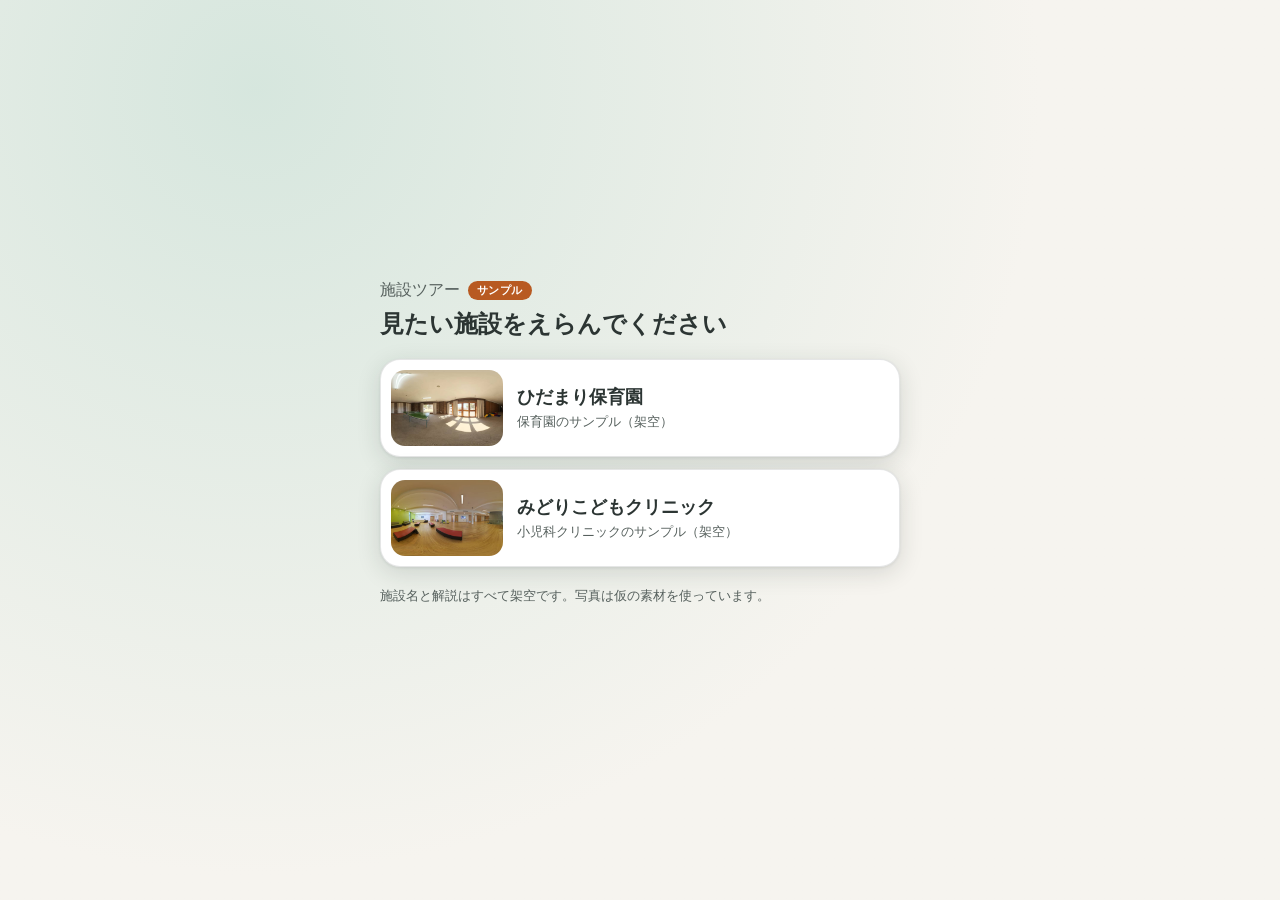
<file: index.html>
<!doctype html>
<html lang="ja">
<head>
  <meta charset="utf-8">
  <!-- 読み込んでよい先（自分のサイト・Google Fonts・Google アナリティクスだけ） -->
  <meta http-equiv="Content-Security-Policy" content="default-src 'self'; script-src 'self' https://www.googletagmanager.com; style-src 'self' 'unsafe-inline' https://fonts.googleapis.com; font-src https://fonts.gstatic.com; img-src 'self' data: blob: https://www.googletagmanager.com https://*.google-analytics.com; connect-src 'self' https://fonts.googleapis.com https://fonts.gstatic.com https://*.google-analytics.com https://*.analytics.google.com https://www.googletagmanager.com; worker-src 'self'; frame-src 'none'; object-src 'none'; base-uri 'self'; form-action 'none'">
  <meta name="viewport" content="width=device-width, initial-scale=1, viewport-fit=cover">
  <meta name="color-scheme" content="light dark">
  <meta name="theme-color" content="#f6f4ef" media="(prefers-color-scheme: light)">
  <meta name="theme-color" content="#151918" media="(prefers-color-scheme: dark)">
  <meta name="robots" content="noindex"><!-- デモ用：検索に出さない。お客さんの施設を公開するときは消す（入口ページは tour.json の noindex に従う） -->
  <title>施設ツアー</title>
  <link rel="icon" href="data:image/svg+xml,%3Csvg xmlns='http://www.w3.org/2000/svg' viewBox='0 0 32 32'%3E%3Ccircle cx='16' cy='16' r='14' fill='%232f9e83'/%3E%3Cellipse cx='16' cy='16' rx='14' ry='5' fill='none' stroke='%23fff' stroke-width='2'/%3E%3C/svg%3E">
  <link rel="preconnect" href="https://fonts.googleapis.com">
  <link rel="preconnect" href="https://fonts.gstatic.com" crossorigin>
  <!-- 文字（Zen Maru Gothic）は、ページで使う文字だけを js/main.js が後から読み込む -->
  <link rel="stylesheet" href="css/tour.css">
  <link rel="modulepreload" href="js/main.js">
  <link rel="modulepreload" href="js/viewer.js">
  <link rel="modulepreload" href="js/loader.js">
  <link rel="modulepreload" href="js/overlay.js">
  <link rel="modulepreload" href="js/minimap.js">
  <link rel="modulepreload" href="js/gyro.js">
  <link rel="modulepreload" href="js/guide.js">
  <link rel="modulepreload" href="js/analytics.js">
  <link rel="modulepreload" href="js/ui.js">
  <link rel="modulepreload" href="js/i18n.js">
</head>
<body>
  <main id="stage">
    <canvas id="pano" role="img" aria-label="360度の写真。ドラッグで見回せます" data-i18n-label="pano.label"></canvas>
    <svg id="arrows" aria-label="移動の矢印" data-i18n-label="arrows"></svg>
    <div id="pins"></div>
    <div id="exits" aria-label="ほかの行き先" data-i18n-label="exits"></div>
  </main>

  <div id="hud" hidden>
    <!-- 施設の看板 -->
    <header id="topbar" class="glass">
      <img id="brandLogo" alt="" hidden>
      <div class="brand-text">
        <strong id="facilityName"></strong>
        <span class="sample-badge" id="sampleBadge" title="架空の施設のサンプルです" data-i18n="sample" data-i18n-title="sample.title" hidden>サンプル</span>
      </div>
    </header>

    <button id="minimap" class="glass" type="button" aria-label="見取り図を大きく表示" data-i18n-label="map.open"></button>

    <!-- 見え方の操作 -->
    <div id="controls" class="glass" role="toolbar" aria-label="見え方の操作" data-i18n-label="ctl.label">
      <button id="btnZoomIn" type="button" aria-label="拡大" data-i18n-label="ctl.zoomIn"><svg viewBox="0 0 24 24"><path d="M12 5v14M5 12h14"/></svg></button>
      <button id="btnZoomOut" type="button" aria-label="縮小" data-i18n-label="ctl.zoomOut"><svg viewBox="0 0 24 24"><path d="M5 12h14"/></svg></button>
      <button id="btnRotate" type="button" aria-label="自動でゆっくり回る" data-i18n-label="ctl.rotate" aria-pressed="false"><svg viewBox="0 0 24 24"><path d="M20 12a8 8 0 1 1-2.3-5.6M20 4v5h-5"/></svg></button>
      <button id="btnGyro" type="button" aria-label="スマホを傾けて見回す" data-i18n-label="ctl.gyro" aria-pressed="false" hidden><svg viewBox="0 0 24 24"><rect x="7" y="3" width="10" height="18" rx="2.5"/><path d="M3 9c-1 2-1 4 0 6M21 9c1 2 1 4 0 6"/></svg></button>
      <button id="btnFull" type="button" aria-label="全画面で見る" data-i18n-label="ctl.full" hidden><svg viewBox="0 0 24 24"><path d="M4 9V4h5M20 9V4h-5M4 15v5h5M20 15v5h-5"/></svg></button>
    </div>

    <div id="dock">
      <!-- 今いる場所と、前後の部屋への移動 -->
      <div id="stepper" class="glass">
        <button id="btnPrev" type="button" aria-label="前の部屋へ" data-i18n-label="step.prev"><svg viewBox="0 0 24 24"><path d="M15 5l-7 7 7 7"/></svg></button>
        <button id="placeButton" type="button" aria-label="部屋の一覧を開く" data-i18n-label="step.list">
          <strong id="placeName"></strong>
          <span id="placeIndex"></span>
        </button>
        <button id="btnNext" type="button" aria-label="次の部屋へ" data-i18n-label="step.next"><svg viewBox="0 0 24 24"><path d="M9 5l7 7-7 7"/></svg></button>
      </div>

      <!-- 自動ガイドの字幕 -->
      <div id="guideBar" class="glass" hidden aria-live="polite">
        <div class="guide-progress"><span id="guideProgress"></span></div>
        <div class="guide-row">
          <button id="guidePlay" type="button" aria-label="ガイドを一時停止" data-i18n-label="guide.pause">
            <svg class="i-pause" viewBox="0 0 24 24"><path d="M9 5v14M15 5v14"/></svg>
            <svg class="i-play" viewBox="0 0 24 24"><path d="M8 5l11 7-11 7z"/></svg>
          </button>
          <span id="guideStep"></span>
          <button id="guideVoice" type="button" aria-label="ガイドを声で読み上げる" data-i18n-label="guide.voice" aria-pressed="false"><svg viewBox="0 0 24 24"><path d="M4 9v6h4l5 4V5L8 9H4z"/><path class="wave" d="M16 9a4 4 0 0 1 0 6M18.5 6.5a7.5 7.5 0 0 1 0 11"/></svg></button>
          <button id="guidePrev" type="button" aria-label="前の案内へ" data-i18n-label="guide.prev"><svg viewBox="0 0 24 24"><path d="M15 5l-7 7 7 7"/></svg></button>
          <button id="guideNext" type="button" aria-label="次の案内へ" data-i18n-label="guide.next"><svg viewBox="0 0 24 24"><path d="M9 5l7 7-7 7"/></svg></button>
          <button id="guideClose" type="button" aria-label="ガイドを終わる" data-i18n-label="guide.close"><svg viewBox="0 0 24 24"><path d="M6 6l12 12M18 6 6 18"/></svg></button>
        </div>
        <p id="guideText"></p>
      </div>

      <nav id="toolbar" class="glass" aria-label="メニュー" data-i18n-label="tb.label">
        <button id="btnGuide" type="button"><svg viewBox="0 0 24 24"><circle cx="12" cy="12" r="9"/><path d="M10 8.5l5.5 3.5-5.5 3.5z"/></svg><span data-i18n="tb.guide">ガイド</span></button>
        <button id="btnRooms" type="button"><svg viewBox="0 0 24 24"><path d="M4 6h16M4 12h16M4 18h10"/></svg><span data-i18n="tb.rooms">お部屋</span></button>
        <button id="btnMap" type="button"><svg viewBox="0 0 24 24"><path d="M9 4 3 6.5v13L9 17l6 2.5 6-2.5v-13L15 6.5 9 4Zm0 0v13m6-10.5v13"/></svg><span data-i18n="tb.map">見取り図</span></button>
        <button id="btnContact" type="button" class="cta" hidden><svg viewBox="0 0 24 24"><path d="M4 5h16v11H8l-4 4z"/><path d="M8 9.5h8M8 12.5h5"/></svg><span data-i18n="tb.contact">問い合わせ</span></button>
        <button id="btnMore" type="button"><svg viewBox="0 0 24 24"><circle cx="5.5" cy="12" r="1.2"/><circle cx="12" cy="12" r="1.2"/><circle cx="18.5" cy="12" r="1.2"/></svg><span data-i18n="tb.more">その他</span></button>
      </nav>
    </div>

    <div id="hint" class="glass" hidden>
      <svg viewBox="0 0 24 24" aria-hidden="true"><path d="M8 12h8M8 12l3-3M8 12l3 3M16 12l-3-3M16 12l-3 3"/></svg>
      <span data-i18n="hint">ドラッグで見回せます・床の矢印で進めます</span>
    </div>
  </div>

  <!-- ようこそ画面 -->
  <section id="intro" hidden>
    <div class="intro-card">
      <img id="introLogo" alt="" hidden>
      <p class="intro-eyebrow"><span data-i18n="intro.eyebrow">360°バーチャル見学</span> <span class="sample-badge" id="introSample" data-i18n="sample" hidden>サンプル</span></p>
      <h1 id="introName"></h1>
      <p id="introTagline"></p>
      <div class="intro-actions">
        <button id="introGuide" type="button" class="btn-big primary">
          <svg viewBox="0 0 24 24" aria-hidden="true"><path d="M8 5l11 7-11 7z"/></svg>
          <span data-i18n="intro.guide">ガイドで見る</span><small id="introGuideTime"></small>
        </button>
        <div id="introMore" class="intro-more"></div>
        <button id="introFree" type="button" class="btn-big" data-i18n="intro.free">自由に見る</button>
      </div>
      <p class="intro-note" data-i18n="intro.note">ドラッグ（スマホはスワイプ）で見回し、床の矢印で進めます。</p>
    </div>
  </section>

  <div id="loading" aria-live="polite"><span class="spinner"></span><span class="sr" data-i18n="loading">読み込み中</span></div>

  <div id="backdrop" hidden></div>
  <section id="sheet" role="dialog" aria-modal="true" aria-labelledby="sheetTitle" hidden>
    <div id="sheetGrip" class="grip" aria-hidden="true"><span></span></div>
    <div class="sheet-head">
      <h2 id="sheetTitle"></h2>
      <button id="sheetClose" type="button" aria-label="閉じる" data-i18n-label="close">
        <svg viewBox="0 0 24 24" aria-hidden="true"><path d="M6 6l12 12M18 6 6 18"/></svg>
      </button>
    </div>
    <div id="sheetBody"></div>
  </section>

  <section id="chooser" hidden>
    <div class="chooser-inner">
      <p class="eyebrow"><span data-i18n="chooser.eyebrow">施設ツアー</span> <span class="sample-badge" data-i18n="sample">サンプル</span></p>
      <h1 data-i18n="chooser.title">見たい施設をえらんでください</h1>
      <div id="chooserList"></div>
      <p class="note" data-i18n="chooser.note">施設名と解説はすべて架空です。写真は仮の素材を使っています。</p>
    </div>
  </section>

  <section id="fatal" hidden>
    <div>
      <h1 id="fatalTitle"></h1>
      <p id="fatalDetail"></p>
    </div>
  </section>

  <div id="toast" role="status" aria-live="polite"></div>

  <script type="module" src="js/main.js"></script>
</body>
</html>
</file>
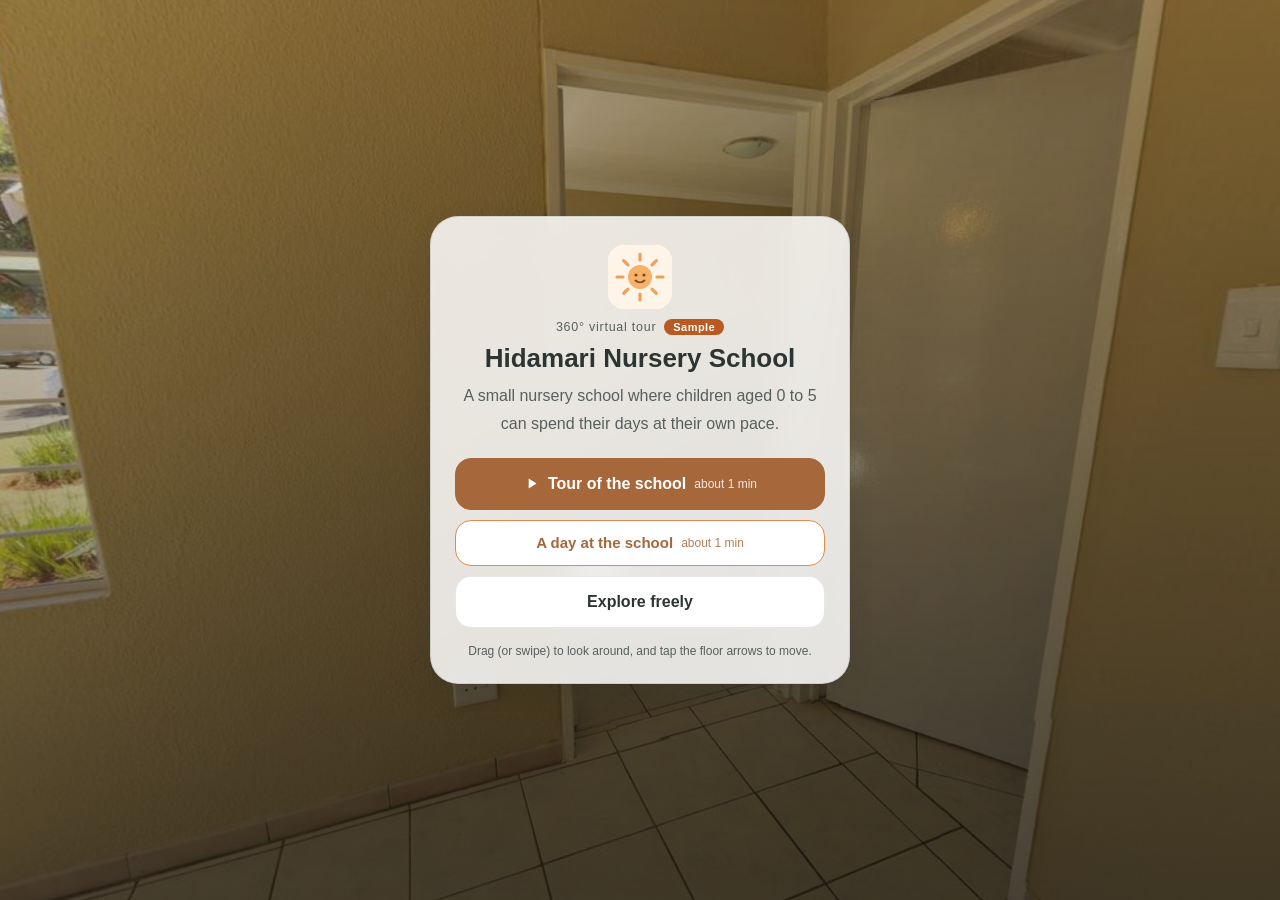
<file: hidamari/index.html>
<!doctype html>
<html lang="ja">
<head>
  <meta charset="utf-8">
  <meta name="tour-facility" content="hidamari">
  <base href="../">
  <meta name="description" content="0〜5歳の子どもたちが、のびのび過ごす小さな保育園です。">
  <meta property="og:type" content="website">
  <meta property="og:title" content="ひだまり保育園｜360°バーチャル見学（サンプル）">
  <meta property="og:description" content="0〜5歳の子どもたちが、のびのび過ごす小さな保育園です。">
  <meta property="og:url" content="https://souuuu6.github.io/facility-tour/hidamari/">
  <meta property="og:site_name" content="ひだまり保育園">
  <meta property="og:locale" content="ja_JP">
  <meta name="twitter:card" content="summary_large_image">
  <meta property="og:image" content="https://souuuu6.github.io/facility-tour/facilities/hidamari/share.jpg">
  <meta property="og:image:width" content="1200">
  <meta property="og:image:height" content="630">
  <meta name="twitter:image" content="https://souuuu6.github.io/facility-tour/facilities/hidamari/share.jpg">
  <meta name="robots" content="noindex">
  <!-- 読み込んでよい先（自分のサイト・Google Fonts・Google アナリティクスだけ） -->
  <meta http-equiv="Content-Security-Policy" content="default-src 'self'; script-src 'self' https://www.googletagmanager.com; style-src 'self' 'unsafe-inline' https://fonts.googleapis.com; font-src https://fonts.gstatic.com; img-src 'self' data: blob: https://www.googletagmanager.com https://*.google-analytics.com; connect-src 'self' https://fonts.googleapis.com https://fonts.gstatic.com https://*.google-analytics.com https://*.analytics.google.com https://www.googletagmanager.com; worker-src 'self'; frame-src 'none'; object-src 'none'; base-uri 'self'; form-action 'none'">
  <meta name="viewport" content="width=device-width, initial-scale=1, viewport-fit=cover">
  <meta name="color-scheme" content="light dark">
  <meta name="theme-color" content="#f6f4ef" media="(prefers-color-scheme: light)">
  <meta name="theme-color" content="#151918" media="(prefers-color-scheme: dark)">
  <title>ひだまり保育園｜360°バーチャル見学（サンプル）</title>
  <link rel="icon" href="facilities/hidamari/logo.svg">
  <link rel="alternate icon" href="data:image/svg+xml,%3Csvg xmlns='http://www.w3.org/2000/svg' viewBox='0 0 32 32'%3E%3Ccircle cx='16' cy='16' r='14' fill='%232f9e83'/%3E%3Cellipse cx='16' cy='16' rx='14' ry='5' fill='none' stroke='%23fff' stroke-width='2'/%3E%3C/svg%3E">
  <link rel="preconnect" href="https://fonts.googleapis.com">
  <link rel="preconnect" href="https://fonts.gstatic.com" crossorigin>
  <!-- 文字（Zen Maru Gothic）は、ページで使う文字だけを js/main.js が後から読み込む -->
  <link rel="stylesheet" href="css/tour.css">
  <link rel="modulepreload" href="js/main.js">
  <link rel="modulepreload" href="js/viewer.js">
  <link rel="modulepreload" href="js/loader.js">
  <link rel="modulepreload" href="js/overlay.js">
  <link rel="modulepreload" href="js/minimap.js">
  <link rel="modulepreload" href="js/gyro.js">
  <link rel="modulepreload" href="js/guide.js">
  <link rel="modulepreload" href="js/analytics.js">
  <link rel="modulepreload" href="js/ui.js">
  <link rel="modulepreload" href="js/i18n.js">
</head>
<body>
  <main id="stage">
    <canvas id="pano" role="img" aria-label="360度の写真。ドラッグで見回せます" data-i18n-label="pano.label"></canvas>
    <svg id="arrows" aria-label="移動の矢印" data-i18n-label="arrows"></svg>
    <div id="pins"></div>
    <div id="exits" aria-label="ほかの行き先" data-i18n-label="exits"></div>
  </main>

  <div id="hud" hidden>
    <!-- 施設の看板 -->
    <header id="topbar" class="glass">
      <img id="brandLogo" alt="" hidden>
      <div class="brand-text">
        <strong id="facilityName"></strong>
        <span class="sample-badge" id="sampleBadge" title="架空の施設のサンプルです" data-i18n="sample" data-i18n-title="sample.title" hidden>サンプル</span>
      </div>
    </header>

    <button id="minimap" class="glass" type="button" aria-label="見取り図を大きく表示" data-i18n-label="map.open"></button>

    <!-- 見え方の操作 -->
    <div id="controls" class="glass" role="toolbar" aria-label="見え方の操作" data-i18n-label="ctl.label">
      <button id="btnZoomIn" type="button" aria-label="拡大" data-i18n-label="ctl.zoomIn"><svg viewBox="0 0 24 24"><path d="M12 5v14M5 12h14"/></svg></button>
      <button id="btnZoomOut" type="button" aria-label="縮小" data-i18n-label="ctl.zoomOut"><svg viewBox="0 0 24 24"><path d="M5 12h14"/></svg></button>
      <button id="btnRotate" type="button" aria-label="自動でゆっくり回る" data-i18n-label="ctl.rotate" aria-pressed="false"><svg viewBox="0 0 24 24"><path d="M20 12a8 8 0 1 1-2.3-5.6M20 4v5h-5"/></svg></button>
      <button id="btnGyro" type="button" aria-label="スマホを傾けて見回す" data-i18n-label="ctl.gyro" aria-pressed="false" hidden><svg viewBox="0 0 24 24"><rect x="7" y="3" width="10" height="18" rx="2.5"/><path d="M3 9c-1 2-1 4 0 6M21 9c1 2 1 4 0 6"/></svg></button>
      <button id="btnFull" type="button" aria-label="全画面で見る" data-i18n-label="ctl.full" hidden><svg viewBox="0 0 24 24"><path d="M4 9V4h5M20 9V4h-5M4 15v5h5M20 15v5h-5"/></svg></button>
    </div>

    <div id="dock">
      <!-- 今いる場所と、前後の部屋への移動 -->
      <div id="stepper" class="glass">
        <button id="btnPrev" type="button" aria-label="前の部屋へ" data-i18n-label="step.prev"><svg viewBox="0 0 24 24"><path d="M15 5l-7 7 7 7"/></svg></button>
        <button id="placeButton" type="button" aria-label="部屋の一覧を開く" data-i18n-label="step.list">
          <strong id="placeName"></strong>
          <span id="placeIndex"></span>
        </button>
        <button id="btnNext" type="button" aria-label="次の部屋へ" data-i18n-label="step.next"><svg viewBox="0 0 24 24"><path d="M9 5l7 7-7 7"/></svg></button>
      </div>

      <!-- 自動ガイドの字幕 -->
      <div id="guideBar" class="glass" hidden aria-live="polite">
        <div class="guide-progress"><span id="guideProgress"></span></div>
        <div class="guide-row">
          <button id="guidePlay" type="button" aria-label="ガイドを一時停止" data-i18n-label="guide.pause">
            <svg class="i-pause" viewBox="0 0 24 24"><path d="M9 5v14M15 5v14"/></svg>
            <svg class="i-play" viewBox="0 0 24 24"><path d="M8 5l11 7-11 7z"/></svg>
          </button>
          <span id="guideStep"></span>
          <button id="guideVoice" type="button" aria-label="ガイドを声で読み上げる" data-i18n-label="guide.voice" aria-pressed="false"><svg viewBox="0 0 24 24"><path d="M4 9v6h4l5 4V5L8 9H4z"/><path class="wave" d="M16 9a4 4 0 0 1 0 6M18.5 6.5a7.5 7.5 0 0 1 0 11"/></svg></button>
          <button id="guidePrev" type="button" aria-label="前の案内へ" data-i18n-label="guide.prev"><svg viewBox="0 0 24 24"><path d="M15 5l-7 7 7 7"/></svg></button>
          <button id="guideNext" type="button" aria-label="次の案内へ" data-i18n-label="guide.next"><svg viewBox="0 0 24 24"><path d="M9 5l7 7-7 7"/></svg></button>
          <button id="guideClose" type="button" aria-label="ガイドを終わる" data-i18n-label="guide.close"><svg viewBox="0 0 24 24"><path d="M6 6l12 12M18 6 6 18"/></svg></button>
        </div>
        <p id="guideText"></p>
      </div>

      <nav id="toolbar" class="glass" aria-label="メニュー" data-i18n-label="tb.label">
        <button id="btnGuide" type="button"><svg viewBox="0 0 24 24"><circle cx="12" cy="12" r="9"/><path d="M10 8.5l5.5 3.5-5.5 3.5z"/></svg><span data-i18n="tb.guide">ガイド</span></button>
        <button id="btnRooms" type="button"><svg viewBox="0 0 24 24"><path d="M4 6h16M4 12h16M4 18h10"/></svg><span data-i18n="tb.rooms">お部屋</span></button>
        <button id="btnMap" type="button"><svg viewBox="0 0 24 24"><path d="M9 4 3 6.5v13L9 17l6 2.5 6-2.5v-13L15 6.5 9 4Zm0 0v13m6-10.5v13"/></svg><span data-i18n="tb.map">見取り図</span></button>
        <button id="btnContact" type="button" class="cta" hidden><svg viewBox="0 0 24 24"><path d="M4 5h16v11H8l-4 4z"/><path d="M8 9.5h8M8 12.5h5"/></svg><span data-i18n="tb.contact">問い合わせ</span></button>
        <button id="btnMore" type="button"><svg viewBox="0 0 24 24"><circle cx="5.5" cy="12" r="1.2"/><circle cx="12" cy="12" r="1.2"/><circle cx="18.5" cy="12" r="1.2"/></svg><span data-i18n="tb.more">その他</span></button>
      </nav>
    </div>

    <div id="hint" class="glass" hidden>
      <svg viewBox="0 0 24 24" aria-hidden="true"><path d="M8 12h8M8 12l3-3M8 12l3 3M16 12l-3-3M16 12l-3 3"/></svg>
      <span data-i18n="hint">ドラッグで見回せます・床の矢印で進めます</span>
    </div>
  </div>

  <!-- ようこそ画面 -->
  <section id="intro" hidden>
    <div class="intro-card">
      <img id="introLogo" alt="" hidden>
      <p class="intro-eyebrow"><span data-i18n="intro.eyebrow">360°バーチャル見学</span> <span class="sample-badge" id="introSample" data-i18n="sample" hidden>サンプル</span></p>
      <h1 id="introName"></h1>
      <p id="introTagline"></p>
      <div class="intro-actions">
        <button id="introGuide" type="button" class="btn-big primary">
          <svg viewBox="0 0 24 24" aria-hidden="true"><path d="M8 5l11 7-11 7z"/></svg>
          <span data-i18n="intro.guide">ガイドで見る</span><small id="introGuideTime"></small>
        </button>
        <div id="introMore" class="intro-more"></div>
        <button id="introFree" type="button" class="btn-big" data-i18n="intro.free">自由に見る</button>
      </div>
      <p class="intro-note" data-i18n="intro.note">ドラッグ（スマホはスワイプ）で見回し、床の矢印で進めます。</p>
    </div>
  </section>

  <div id="loading" aria-live="polite"><span class="spinner"></span><span class="sr" data-i18n="loading">読み込み中</span></div>

  <div id="backdrop" hidden></div>
  <section id="sheet" role="dialog" aria-modal="true" aria-labelledby="sheetTitle" hidden>
    <div id="sheetGrip" class="grip" aria-hidden="true"><span></span></div>
    <div class="sheet-head">
      <h2 id="sheetTitle"></h2>
      <button id="sheetClose" type="button" aria-label="閉じる" data-i18n-label="close">
        <svg viewBox="0 0 24 24" aria-hidden="true"><path d="M6 6l12 12M18 6 6 18"/></svg>
      </button>
    </div>
    <div id="sheetBody"></div>
  </section>

  <section id="chooser" hidden>
    <div class="chooser-inner">
      <p class="eyebrow"><span data-i18n="chooser.eyebrow">施設ツアー</span> <span class="sample-badge" data-i18n="sample">サンプル</span></p>
      <h1 data-i18n="chooser.title">見たい施設をえらんでください</h1>
      <div id="chooserList"></div>
      <p class="note" data-i18n="chooser.note">施設名と解説はすべて架空です。写真は仮の素材を使っています。</p>
    </div>
  </section>

  <section id="fatal" hidden>
    <div>
      <h1 id="fatalTitle"></h1>
      <p id="fatalDetail"></p>
    </div>
  </section>

  <div id="toast" role="status" aria-live="polite"></div>

  <script type="module" src="js/main.js"></script>
</body>
</html>
</file>
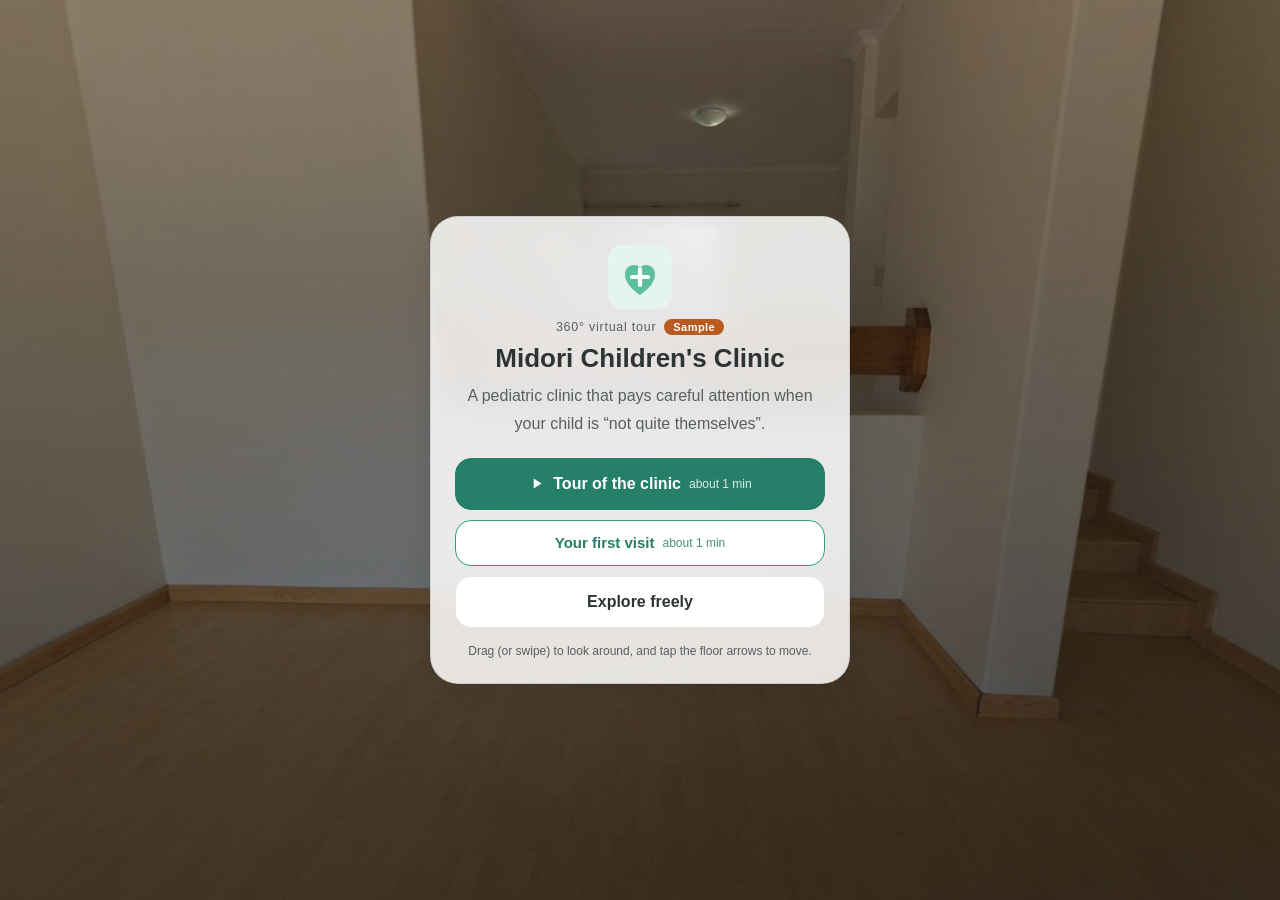
<file: midori/index.html>
<!doctype html>
<html lang="ja">
<head>
  <meta charset="utf-8">
  <meta name="tour-facility" content="midori">
  <base href="../">
  <meta name="description" content="こどもの「いつもと違う」に、ていねいに向き合う小児科です。">
  <meta property="og:type" content="website">
  <meta property="og:title" content="みどりこどもクリニック｜360°バーチャル見学（サンプル）">
  <meta property="og:description" content="こどもの「いつもと違う」に、ていねいに向き合う小児科です。">
  <meta property="og:url" content="https://souuuu6.github.io/facility-tour/midori/">
  <meta property="og:site_name" content="みどりこどもクリニック">
  <meta property="og:locale" content="ja_JP">
  <meta name="twitter:card" content="summary_large_image">
  <meta property="og:image" content="https://souuuu6.github.io/facility-tour/facilities/midori/share.jpg">
  <meta property="og:image:width" content="1200">
  <meta property="og:image:height" content="630">
  <meta name="twitter:image" content="https://souuuu6.github.io/facility-tour/facilities/midori/share.jpg">
  <meta name="robots" content="noindex">
  <!-- 読み込んでよい先（自分のサイト・Google Fonts・Google アナリティクスだけ） -->
  <meta http-equiv="Content-Security-Policy" content="default-src 'self'; script-src 'self' https://www.googletagmanager.com; style-src 'self' 'unsafe-inline' https://fonts.googleapis.com; font-src https://fonts.gstatic.com; img-src 'self' data: blob: https://www.googletagmanager.com https://*.google-analytics.com; connect-src 'self' https://fonts.googleapis.com https://fonts.gstatic.com https://*.google-analytics.com https://*.analytics.google.com https://www.googletagmanager.com; worker-src 'self'; frame-src 'none'; object-src 'none'; base-uri 'self'; form-action 'none'">
  <meta name="viewport" content="width=device-width, initial-scale=1, viewport-fit=cover">
  <meta name="color-scheme" content="light dark">
  <meta name="theme-color" content="#f6f4ef" media="(prefers-color-scheme: light)">
  <meta name="theme-color" content="#151918" media="(prefers-color-scheme: dark)">
  <title>みどりこどもクリニック｜360°バーチャル見学（サンプル）</title>
  <link rel="icon" href="facilities/midori/logo.svg">
  <link rel="alternate icon" href="data:image/svg+xml,%3Csvg xmlns='http://www.w3.org/2000/svg' viewBox='0 0 32 32'%3E%3Ccircle cx='16' cy='16' r='14' fill='%232f9e83'/%3E%3Cellipse cx='16' cy='16' rx='14' ry='5' fill='none' stroke='%23fff' stroke-width='2'/%3E%3C/svg%3E">
  <link rel="preconnect" href="https://fonts.googleapis.com">
  <link rel="preconnect" href="https://fonts.gstatic.com" crossorigin>
  <!-- 文字（Zen Maru Gothic）は、ページで使う文字だけを js/main.js が後から読み込む -->
  <link rel="stylesheet" href="css/tour.css">
  <link rel="modulepreload" href="js/main.js">
  <link rel="modulepreload" href="js/viewer.js">
  <link rel="modulepreload" href="js/loader.js">
  <link rel="modulepreload" href="js/overlay.js">
  <link rel="modulepreload" href="js/minimap.js">
  <link rel="modulepreload" href="js/gyro.js">
  <link rel="modulepreload" href="js/guide.js">
  <link rel="modulepreload" href="js/analytics.js">
  <link rel="modulepreload" href="js/ui.js">
  <link rel="modulepreload" href="js/i18n.js">
</head>
<body>
  <main id="stage">
    <canvas id="pano" role="img" aria-label="360度の写真。ドラッグで見回せます" data-i18n-label="pano.label"></canvas>
    <svg id="arrows" aria-label="移動の矢印" data-i18n-label="arrows"></svg>
    <div id="pins"></div>
    <div id="exits" aria-label="ほかの行き先" data-i18n-label="exits"></div>
  </main>

  <div id="hud" hidden>
    <!-- 施設の看板 -->
    <header id="topbar" class="glass">
      <img id="brandLogo" alt="" hidden>
      <div class="brand-text">
        <strong id="facilityName"></strong>
        <span class="sample-badge" id="sampleBadge" title="架空の施設のサンプルです" data-i18n="sample" data-i18n-title="sample.title" hidden>サンプル</span>
      </div>
    </header>

    <button id="minimap" class="glass" type="button" aria-label="見取り図を大きく表示" data-i18n-label="map.open"></button>

    <!-- 見え方の操作 -->
    <div id="controls" class="glass" role="toolbar" aria-label="見え方の操作" data-i18n-label="ctl.label">
      <button id="btnZoomIn" type="button" aria-label="拡大" data-i18n-label="ctl.zoomIn"><svg viewBox="0 0 24 24"><path d="M12 5v14M5 12h14"/></svg></button>
      <button id="btnZoomOut" type="button" aria-label="縮小" data-i18n-label="ctl.zoomOut"><svg viewBox="0 0 24 24"><path d="M5 12h14"/></svg></button>
      <button id="btnRotate" type="button" aria-label="自動でゆっくり回る" data-i18n-label="ctl.rotate" aria-pressed="false"><svg viewBox="0 0 24 24"><path d="M20 12a8 8 0 1 1-2.3-5.6M20 4v5h-5"/></svg></button>
      <button id="btnGyro" type="button" aria-label="スマホを傾けて見回す" data-i18n-label="ctl.gyro" aria-pressed="false" hidden><svg viewBox="0 0 24 24"><rect x="7" y="3" width="10" height="18" rx="2.5"/><path d="M3 9c-1 2-1 4 0 6M21 9c1 2 1 4 0 6"/></svg></button>
      <button id="btnFull" type="button" aria-label="全画面で見る" data-i18n-label="ctl.full" hidden><svg viewBox="0 0 24 24"><path d="M4 9V4h5M20 9V4h-5M4 15v5h5M20 15v5h-5"/></svg></button>
    </div>

    <div id="dock">
      <!-- 今いる場所と、前後の部屋への移動 -->
      <div id="stepper" class="glass">
        <button id="btnPrev" type="button" aria-label="前の部屋へ" data-i18n-label="step.prev"><svg viewBox="0 0 24 24"><path d="M15 5l-7 7 7 7"/></svg></button>
        <button id="placeButton" type="button" aria-label="部屋の一覧を開く" data-i18n-label="step.list">
          <strong id="placeName"></strong>
          <span id="placeIndex"></span>
        </button>
        <button id="btnNext" type="button" aria-label="次の部屋へ" data-i18n-label="step.next"><svg viewBox="0 0 24 24"><path d="M9 5l7 7-7 7"/></svg></button>
      </div>

      <!-- 自動ガイドの字幕 -->
      <div id="guideBar" class="glass" hidden aria-live="polite">
        <div class="guide-progress"><span id="guideProgress"></span></div>
        <div class="guide-row">
          <button id="guidePlay" type="button" aria-label="ガイドを一時停止" data-i18n-label="guide.pause">
            <svg class="i-pause" viewBox="0 0 24 24"><path d="M9 5v14M15 5v14"/></svg>
            <svg class="i-play" viewBox="0 0 24 24"><path d="M8 5l11 7-11 7z"/></svg>
          </button>
          <span id="guideStep"></span>
          <button id="guideVoice" type="button" aria-label="ガイドを声で読み上げる" data-i18n-label="guide.voice" aria-pressed="false"><svg viewBox="0 0 24 24"><path d="M4 9v6h4l5 4V5L8 9H4z"/><path class="wave" d="M16 9a4 4 0 0 1 0 6M18.5 6.5a7.5 7.5 0 0 1 0 11"/></svg></button>
          <button id="guidePrev" type="button" aria-label="前の案内へ" data-i18n-label="guide.prev"><svg viewBox="0 0 24 24"><path d="M15 5l-7 7 7 7"/></svg></button>
          <button id="guideNext" type="button" aria-label="次の案内へ" data-i18n-label="guide.next"><svg viewBox="0 0 24 24"><path d="M9 5l7 7-7 7"/></svg></button>
          <button id="guideClose" type="button" aria-label="ガイドを終わる" data-i18n-label="guide.close"><svg viewBox="0 0 24 24"><path d="M6 6l12 12M18 6 6 18"/></svg></button>
        </div>
        <p id="guideText"></p>
      </div>

      <nav id="toolbar" class="glass" aria-label="メニュー" data-i18n-label="tb.label">
        <button id="btnGuide" type="button"><svg viewBox="0 0 24 24"><circle cx="12" cy="12" r="9"/><path d="M10 8.5l5.5 3.5-5.5 3.5z"/></svg><span data-i18n="tb.guide">ガイド</span></button>
        <button id="btnRooms" type="button"><svg viewBox="0 0 24 24"><path d="M4 6h16M4 12h16M4 18h10"/></svg><span data-i18n="tb.rooms">お部屋</span></button>
        <button id="btnMap" type="button"><svg viewBox="0 0 24 24"><path d="M9 4 3 6.5v13L9 17l6 2.5 6-2.5v-13L15 6.5 9 4Zm0 0v13m6-10.5v13"/></svg><span data-i18n="tb.map">見取り図</span></button>
        <button id="btnContact" type="button" class="cta" hidden><svg viewBox="0 0 24 24"><path d="M4 5h16v11H8l-4 4z"/><path d="M8 9.5h8M8 12.5h5"/></svg><span data-i18n="tb.contact">問い合わせ</span></button>
        <button id="btnMore" type="button"><svg viewBox="0 0 24 24"><circle cx="5.5" cy="12" r="1.2"/><circle cx="12" cy="12" r="1.2"/><circle cx="18.5" cy="12" r="1.2"/></svg><span data-i18n="tb.more">その他</span></button>
      </nav>
    </div>

    <div id="hint" class="glass" hidden>
      <svg viewBox="0 0 24 24" aria-hidden="true"><path d="M8 12h8M8 12l3-3M8 12l3 3M16 12l-3-3M16 12l-3 3"/></svg>
      <span data-i18n="hint">ドラッグで見回せます・床の矢印で進めます</span>
    </div>
  </div>

  <!-- ようこそ画面 -->
  <section id="intro" hidden>
    <div class="intro-card">
      <img id="introLogo" alt="" hidden>
      <p class="intro-eyebrow"><span data-i18n="intro.eyebrow">360°バーチャル見学</span> <span class="sample-badge" id="introSample" data-i18n="sample" hidden>サンプル</span></p>
      <h1 id="introName"></h1>
      <p id="introTagline"></p>
      <div class="intro-actions">
        <button id="introGuide" type="button" class="btn-big primary">
          <svg viewBox="0 0 24 24" aria-hidden="true"><path d="M8 5l11 7-11 7z"/></svg>
          <span data-i18n="intro.guide">ガイドで見る</span><small id="introGuideTime"></small>
        </button>
        <div id="introMore" class="intro-more"></div>
        <button id="introFree" type="button" class="btn-big" data-i18n="intro.free">自由に見る</button>
      </div>
      <p class="intro-note" data-i18n="intro.note">ドラッグ（スマホはスワイプ）で見回し、床の矢印で進めます。</p>
    </div>
  </section>

  <div id="loading" aria-live="polite"><span class="spinner"></span><span class="sr" data-i18n="loading">読み込み中</span></div>

  <div id="backdrop" hidden></div>
  <section id="sheet" role="dialog" aria-modal="true" aria-labelledby="sheetTitle" hidden>
    <div id="sheetGrip" class="grip" aria-hidden="true"><span></span></div>
    <div class="sheet-head">
      <h2 id="sheetTitle"></h2>
      <button id="sheetClose" type="button" aria-label="閉じる" data-i18n-label="close">
        <svg viewBox="0 0 24 24" aria-hidden="true"><path d="M6 6l12 12M18 6 6 18"/></svg>
      </button>
    </div>
    <div id="sheetBody"></div>
  </section>

  <section id="chooser" hidden>
    <div class="chooser-inner">
      <p class="eyebrow"><span data-i18n="chooser.eyebrow">施設ツアー</span> <span class="sample-badge" data-i18n="sample">サンプル</span></p>
      <h1 data-i18n="chooser.title">見たい施設をえらんでください</h1>
      <div id="chooserList"></div>
      <p class="note" data-i18n="chooser.note">施設名と解説はすべて架空です。写真は仮の素材を使っています。</p>
    </div>
  </section>

  <section id="fatal" hidden>
    <div>
      <h1 id="fatalTitle"></h1>
      <p id="fatalDetail"></p>
    </div>
  </section>

  <div id="toast" role="status" aria-live="polite"></div>

  <script type="module" src="js/main.js"></script>
</body>
</html>
</file>
<file: css/tour.css>
/* 施設ツアー：やさしく清潔な見た目。ライト／ダーク両対応。 */

:root {
  --accent: #2f9e83;
  --bg: #f6f4ef;
  --surface: rgba(255, 255, 255, 0.86);
  --surface-solid: #ffffff;
  --surface-2: #f1efe9;
  --text: #2c3533;
  --muted: #56605d;
  --line: rgba(40, 50, 48, 0.12);
  --shadow: 0 6px 24px rgba(30, 40, 38, 0.14), 0 1px 3px rgba(30, 40, 38, 0.08);
  --danger: #c4554d;
  --sample: #b85a22;
  --radius: 18px;
  --font: "Zen Maru Gothic", "Hiragino Maru Gothic ProN", "BIZ UDPGothic", "Hiragino Sans", "Yu Gothic UI", "Meiryo", sans-serif;
  color-scheme: light;
}

@media (prefers-color-scheme: dark) {
  :root:not([data-theme="light"]) {
    --bg: #151918;
    --surface: rgba(30, 36, 34, 0.84);
    --surface-solid: #1e2422;
    --surface-2: #262d2b;
    --text: #e9efec;
    --muted: #a2aeaa;
    --line: rgba(230, 240, 236, 0.13);
    --shadow: 0 6px 24px rgba(0, 0, 0, 0.45), 0 1px 3px rgba(0, 0, 0, 0.3);
    --danger: #ec8a82;
    --sample: #f2a374;
    color-scheme: dark;
  }
}
:root[data-theme="dark"] {
  --bg: #151918;
  --surface: rgba(30, 36, 34, 0.84);
  --surface-solid: #1e2422;
  --surface-2: #262d2b;
  --text: #e9efec;
  --muted: #a2aeaa;
  --line: rgba(230, 240, 236, 0.13);
  --shadow: 0 6px 24px rgba(0, 0, 0, 0.45), 0 1px 3px rgba(0, 0, 0, 0.3);
  --danger: #ec8a82;
  --sample: #f2a374;
  color-scheme: dark;
}

* { box-sizing: border-box; }
html, body { height: 100%; margin: 0; }
body {
  background: var(--bg);
  color: var(--text);
  font-family: var(--font);
  font-weight: 500;
  overflow: hidden;
  -webkit-tap-highlight-color: transparent;
  overscroll-behavior: none;
}
button, input, select, textarea { font: inherit; color: inherit; }
button { cursor: pointer; }
svg { stroke: currentColor; fill: none; stroke-width: 2; stroke-linecap: round; stroke-linejoin: round; }
[hidden] { display: none !important; }
.sr, .visually-hidden { position: absolute; width: 1px; height: 1px; overflow: hidden; clip: rect(0 0 0 0); white-space: nowrap; }
:focus-visible { outline: 3px solid color-mix(in srgb, var(--accent) 70%, white); outline-offset: 2px; }

.glass {
  background: var(--surface);
  -webkit-backdrop-filter: blur(14px) saturate(1.3);
  backdrop-filter: blur(14px) saturate(1.3);
  box-shadow: var(--shadow);
  border: 1px solid var(--line);
}

/* ---- 360度表示 ---- */
#stage { position: fixed; inset: 0; overflow: hidden; background: #000; }
#pano { width: 100%; height: 100%; display: block; touch-action: none; cursor: grab; }
#pano:active { cursor: grabbing; }
#arrows, #pins { position: absolute; inset: 0; width: 100%; height: 100%; pointer-events: none; overflow: visible; }

.floor-arrow { pointer-events: auto; touch-action: none; cursor: pointer; filter: drop-shadow(0 2px 4px rgba(0, 0, 0, 0.35)); }
.floor-arrow .disc { fill: rgba(47, 158, 131, 0.35); fill: color-mix(in srgb, var(--accent) 45%, transparent); stroke: rgba(255, 255, 255, 0.95); stroke-width: 2.5; transition: fill 0.15s; }
.floor-arrow .chev { fill: #fff; stroke: rgba(20, 30, 28, 0.55); stroke-width: 1.5; stroke-linejoin: round; }
.floor-arrow:hover .disc, .floor-arrow:focus-visible .disc { fill: color-mix(in srgb, var(--accent) 55%, transparent); }
.floor-arrow:focus { outline: none; }

.arrow-label {
  position: absolute; left: 0; top: 0;
  padding: 3px 10px; border-radius: 999px;
  background: rgba(20, 28, 26, 0.62); color: #fff;
  font-size: 12px; white-space: nowrap; pointer-events: none;
  -webkit-backdrop-filter: blur(6px); backdrop-filter: blur(6px);
}

.pin {
  position: absolute; left: 0; top: 0;
  width: 44px; height: 44px; padding: 0; border: 0; background: none;
  pointer-events: auto; display: grid; place-items: center; touch-action: none;
}
.pin-dot {
  position: relative; width: 30px; height: 30px; border-radius: 50%;
  background: var(--accent); color: #fff; display: grid; place-items: center;
  border: 2.5px solid #fff; box-shadow: 0 2px 8px rgba(0, 0, 0, 0.35);
  transition: transform 0.15s;
}
.pin-dot svg { width: 18px; height: 18px; fill: #fff; stroke: none; }
.pin-ring {
  position: absolute; width: 30px; height: 30px; border-radius: 50%;
  border: 2px solid #fff; animation: ring 2.4s ease-out infinite;
}
@keyframes ring { 0% { transform: scale(1); opacity: 0.8; } 70%, 100% { transform: scale(1.9); opacity: 0; } }
.pin:hover .pin-dot { transform: scale(1.12); }
.pin-label {
  position: absolute; top: 42px; left: 50%; transform: translateX(-50%);
  padding: 2px 9px; border-radius: 999px; background: rgba(20, 28, 26, 0.62); color: #fff;
  font-size: 12px; white-space: nowrap; opacity: 0; transition: opacity 0.15s; pointer-events: none;
}
.pin:hover .pin-label, .pin:focus-visible .pin-label { opacity: 1; }
@media (prefers-reduced-motion: reduce) { .pin-ring { animation: none; opacity: 0; } }

/* ---- 施設の看板 ---- */
#hud { position: fixed; inset: 0; pointer-events: none; }
#hud > * { pointer-events: auto; }
#hud > #dock { pointer-events: none; }
body.intro #exits { visibility: hidden; }
#dock > * { pointer-events: auto; }
#topbar {
  position: absolute;
  top: calc(env(safe-area-inset-top) + 12px); left: calc(env(safe-area-inset-left) + 12px);
  max-width: calc(100% - 24px - 120px);
  display: flex; align-items: center; gap: 10px;
  padding: 8px 16px 8px 14px; border-radius: var(--radius);
}
#brandLogo { flex: none; width: 38px; height: 38px; border-radius: 11px; object-fit: contain; background: #fff; }
.brand-text { display: flex; flex-direction: column; align-items: flex-start; gap: 3px; min-width: 0; }
#facilityName { font-size: 15px; font-weight: 700; line-height: 1.3; max-width: 100%; display: -webkit-box; -webkit-line-clamp: 2; -webkit-box-orient: vertical; overflow: hidden; }
.brand-text .sample-badge { padding: 0 7px; font-size: 10px; }
.sample-badge {
  flex: none; display: inline-block;
  padding: 2px 9px; border-radius: 999px;
  font-size: 11px; font-weight: 700; letter-spacing: 0.04em;
  color: #fff; background: var(--sample);
}

/* ---- 見取り図（小） ---- */
#minimap {
  position: absolute;
  top: calc(env(safe-area-inset-top) + 12px); right: calc(env(safe-area-inset-right) + 12px);
  width: 104px; height: 104px; padding: 0; border-radius: 22px; overflow: hidden;
}
#minimap .map-svg { width: 100%; height: 100%; display: block; }
.map-name {
  position: absolute; left: 6px; right: 6px; bottom: 6px; padding: 2px 6px; border-radius: 999px;
  background: rgba(20, 28, 26, 0.66); color: #fff; font-size: 11px; font-weight: 700; text-align: center;
  white-space: nowrap; overflow: hidden; text-overflow: ellipsis; pointer-events: none;
}
.map-name:empty { display: none; }

.map-svg .map-paper { fill: #fbfaf6; }
.map-svg .map-edges line { stroke: var(--accent); stroke-opacity: 0.35; stroke-dasharray: 2 6; stroke-linecap: round; }
.map-svg .map-dot circle { fill: #fff; stroke: var(--accent); stroke-width: 2; vector-effect: non-scaling-stroke; }
.map-svg .map-dot circle.hit { fill: transparent; stroke: none; }
.map-svg .map-dot.current circle:not(.hit) { fill: var(--accent); }
.map-svg .map-cone { fill: rgba(47, 158, 131, 0.3); fill: color-mix(in srgb, var(--accent) 32%, transparent); stroke: var(--accent); stroke-width: 1.5; vector-effect: non-scaling-stroke; }
.map-svg .map-me { fill: var(--accent); stroke: #fff; stroke-width: 3; vector-effect: non-scaling-stroke; }
:root[data-theme="dark"] .map-svg image { filter: brightness(0.9); }

.bigmap { border-radius: 16px; overflow: hidden; background: #fbfaf6; border: 1px solid var(--line); }
.bigmap .map-svg { width: 100%; height: auto; max-height: 64vh; display: block; }
.bigmap .map-dot { cursor: pointer; }
.bigmap .map-dot:hover circle:not(.hit) { fill: color-mix(in srgb, var(--accent) 40%, white); }
.bigmap.placing { cursor: crosshair; outline: 3px dashed var(--accent); outline-offset: -3px; }

/* ---- 見え方の操作（右側） ---- */
#controls {
  position: absolute; right: calc(env(safe-area-inset-right) + 12px);
  top: calc(env(safe-area-inset-top) + 128px);
  display: flex; flex-direction: column; gap: 2px; padding: 5px; border-radius: 18px;
}
#controls button {
  width: 40px; height: 40px; border: 0; border-radius: 13px;
  background: transparent; color: var(--text); display: grid; place-items: center;
}
#controls button:hover { background: var(--surface-2); }
#controls button[aria-pressed="true"] { background: var(--accent); color: #fff; }
#controls svg { width: 20px; height: 20px; }

/* ---- 下の操作 ---- */
#dock {
  position: absolute; left: 50%; transform: translateX(-50%);
  bottom: calc(env(safe-area-inset-bottom) + 12px);
  width: min(480px, calc(100% - 24px));
  display: flex; flex-direction: column; align-items: center; gap: 8px;
}
#stepper { display: flex; align-items: center; gap: 2px; padding: 4px; border-radius: 999px; max-width: 100%; }
#stepper > button { border: 0; background: transparent; color: var(--text); }
#btnPrev, #btnNext { flex: none; width: 40px; height: 40px; border-radius: 50%; display: grid; place-items: center; }
#btnPrev:hover:not(:disabled), #btnNext:hover:not(:disabled), #placeButton:hover { background: var(--surface-2); }
#btnPrev:disabled, #btnNext:disabled { opacity: 0.28; cursor: default; }
#btnPrev svg, #btnNext svg { width: 20px; height: 20px; }
#placeButton { display: flex; align-items: baseline; gap: 8px; min-width: 0; padding: 7px 12px; border-radius: 999px; }
#placeName { font-size: 16px; font-weight: 700; white-space: nowrap; overflow: hidden; text-overflow: ellipsis; }
#placeIndex { flex: none; font-size: 12px; color: var(--muted); }
#placeIndex:empty { display: none; }

#toolbar {
  display: grid; grid-auto-flow: column; grid-auto-columns: 1fr; gap: 2px;
  width: 100%; padding: 6px; border-radius: 22px;
}
#toolbar button {
  display: flex; flex-direction: column; align-items: center; gap: 3px;
  padding: 7px 2px 6px; border: 0; border-radius: 15px; background: transparent; color: var(--text);
  font-size: 11.5px; font-weight: 700; white-space: nowrap;
}
#toolbar button:hover { background: var(--surface-2); }
#toolbar svg { width: 22px; height: 22px; }
#toolbar .cta { background: var(--accent); color: #fff; }
#toolbar .cta:hover { background: var(--accent); filter: brightness(1.07); }
#toolbar .cta.pulse { animation: pulse 1.2s ease-in-out infinite; }
@keyframes pulse { 50% { box-shadow: 0 0 0 7px rgba(47, 158, 131, 0.25); } }
#btnGuide.on { color: var(--accent); }

/* ---- 自動ガイドの字幕 ---- */
#guideBar { width: 100%; border-radius: 20px; overflow: hidden; }
.guide-progress { height: 3px; background: var(--line); }
.guide-progress span { display: block; height: 100%; background: var(--accent); transform-origin: left; transform: scaleX(0); transition: transform 0.1s linear; }
.guide-row { display: flex; align-items: center; gap: 2px; padding: 8px 8px 0; }
#guideStep { flex: 1; padding-left: 8px; }
.guide-row button {
  flex: none; width: 36px; height: 36px; border: 0; border-radius: 50%;
  background: transparent; color: var(--text); display: grid; place-items: center;
}
.guide-row button:hover:not(:disabled) { background: var(--surface-2); }
.guide-row button:disabled { opacity: 0.28; cursor: default; }
.guide-row svg { width: 19px; height: 19px; }
#guidePlay, #guidePlay:hover:not(:disabled) { width: 42px; height: 42px; background: var(--accent); color: #fff; }
#guidePlay .i-play { display: none; fill: #fff; stroke: none; }
#guidePlay.paused .i-play { display: block; }
#guidePlay.paused .i-pause { display: none; }
#guideStep { font-size: 12px; color: var(--muted); }
#guideText { margin: 0; padding: 6px 16px 12px; font-size: 15px; line-height: 1.65; }

#hint {
  position: absolute; left: 50%; transform: translateX(-50%);
  top: 32%;
  display: flex; align-items: center; gap: 8px;
  padding: 9px 16px; border-radius: 999px; font-size: 13px; white-space: nowrap;
  transition: opacity 0.4s; pointer-events: none;
}
#hint svg { width: 18px; height: 18px; color: var(--accent); }
#hint.fade { opacity: 0; }

/* ---- ようこそ画面 ---- */
#intro {
  position: fixed; inset: 0; z-index: 35; display: grid; place-items: center; padding: 24px 16px; overflow: auto;
  background: linear-gradient(180deg, rgba(10, 14, 13, 0.1), rgba(10, 14, 13, 0.55));
  transition: opacity 0.35s;
}
#intro.leaving { opacity: 0; }
body.intro #arrows, body.intro #pins { display: none; }
.intro-card {
  width: min(420px, 100%); padding: 28px 24px 22px; border-radius: 28px; text-align: center;
  background: var(--surface); border: 1px solid var(--line); box-shadow: var(--shadow);
  -webkit-backdrop-filter: blur(16px) saturate(1.3); backdrop-filter: blur(16px) saturate(1.3);
}
#introLogo { display: block; width: 64px; height: 64px; margin: 0 auto 10px; object-fit: contain; border-radius: 16px; background: #fff; }
.intro-eyebrow { display: flex; justify-content: center; align-items: center; gap: 8px; margin: 0; font-size: 12.5px; color: var(--muted); letter-spacing: 0.06em; }
#introName { margin: 6px 0; font-size: clamp(21px, 6.4vw, 26px); line-height: 1.35; text-wrap: balance; }
#introTagline { margin: 0; color: var(--muted); line-height: 1.75; }
.intro-actions { display: grid; gap: 10px; margin-top: 20px; }
.btn-big {
  display: flex; align-items: center; justify-content: center; gap: 8px; height: 52px;
  border-radius: 16px; border: 1px solid var(--line); background: var(--surface-solid); font-size: 16px; font-weight: 700;
}
.btn-big:hover { background: var(--surface-2); }
.btn-big.primary, .btn-big.primary:hover { background: var(--accent); border-color: var(--accent); color: #fff; }
.btn-big svg { width: 17px; height: 17px; fill: currentColor; stroke: none; }
.btn-big small { font-size: 12px; font-weight: 500; opacity: 0.85; }
.intro-note { margin: 14px 0 0; font-size: 12px; color: var(--muted); line-height: 1.6; }

/* ---- 読み込み中 ---- */
#loading {
  position: fixed; left: 50%; top: 50%; translate: -50% -50%;
  width: 56px; height: 56px; border-radius: 50%;
  display: grid; place-items: center; background: var(--surface); box-shadow: var(--shadow);
  opacity: 0; pointer-events: none; transition: opacity 0.2s;
}
#loading.show { opacity: 1; }
.spinner { width: 26px; height: 26px; border-radius: 50%; border: 3px solid var(--line); border-top-color: var(--accent); animation: spin 0.9s linear infinite; }
@keyframes spin { to { transform: rotate(360deg); } }

/* ---- 下から出るパネル ---- */
#backdrop { position: fixed; inset: 0; z-index: 31; background: rgba(15, 20, 19, 0.32); opacity: 0; transition: opacity 0.25s; }
#backdrop.open { opacity: 1; }
#backdrop.clear { background: transparent; }
#sheet {
  position: fixed; z-index: 32; left: 0; right: 0; bottom: 0; margin: 0 auto;
  width: 100%; max-width: 560px; max-height: min(78vh, 760px);
  display: flex; flex-direction: column;
  background: var(--surface-solid); color: var(--text);
  border-radius: 24px 24px 0 0; box-shadow: 0 -8px 40px rgba(0, 0, 0, 0.2);
  padding-bottom: env(safe-area-inset-bottom);
  translate: 0 105%; transition: translate 0.28s cubic-bezier(0.2, 0.8, 0.2, 1);
}
#sheet.open { translate: 0 0; }
#sheet.wide { max-width: 860px; }
/* 解説のパネル：横長の画面では右側、縦長では低めの下パネル */
@media (min-width: 720px) and (orientation: landscape) {
  #sheet.side {
    left: auto; right: 16px; top: 16px; bottom: auto; margin: 0;
    width: 380px; max-height: calc(100% - 32px); border-radius: 24px; padding-bottom: 0;
    translate: calc(100% + 32px) 0;
  }
  #sheet.side.open { translate: 0 0; }
  #sheet.side .grip { visibility: hidden; height: 12px; }
  body.editing #sheet.side { right: 376px; }
}
@media (max-width: 719px), (orientation: portrait) {
  #sheet.side { max-height: 56vh; }
  #sheet.side .pin-detail img { aspect-ratio: 16 / 9; }
}
.grip { display: grid; place-items: center; height: 22px; cursor: grab; touch-action: none; }
.grip span { width: 40px; height: 5px; border-radius: 3px; background: var(--line); }
.sheet-head { display: flex; align-items: center; gap: 8px; padding: 0 12px 6px 22px; }
.sheet-head h2 { flex: 1; margin: 0; font-size: 19px; font-weight: 700; }
#sheetClose { width: 40px; height: 40px; border: 0; border-radius: 50%; background: var(--surface-2); display: grid; place-items: center; }
#sheetClose svg { width: 20px; height: 20px; }
#sheetBody { overflow: auto; padding: 6px 22px 22px; -webkit-overflow-scrolling: touch; }
.muted { color: var(--muted); }
.small { font-size: 13px; }

.pin-detail img { width: 100%; aspect-ratio: 4 / 3; object-fit: cover; border-radius: 16px; display: block; background: var(--surface-2); }
.pin-text { white-space: pre-line; line-height: 1.85; font-size: 15.5px; margin: 14px 2px 4px; }

.room-list { list-style: none; margin: 0; padding: 0; display: grid; gap: 8px; }
.room-list button {
  width: 100%; display: flex; align-items: center; gap: 14px;
  padding: 8px 14px 8px 8px; border-radius: 16px; border: 1px solid var(--line);
  background: var(--surface-solid); text-align: left; font-size: 16px; font-weight: 700;
}
.room-list button:hover { background: var(--surface-2); }
.room-list button.current { border-color: var(--accent); background: var(--surface-2); background: color-mix(in srgb, var(--accent) 10%, var(--surface-solid)); }
.room-thumb { flex: none; width: 76px; height: 54px; border-radius: 11px; background: var(--surface-2) 50% 50% / 380% auto no-repeat; }
.room-name { flex: 1; }
.here { flex: none; font-size: 12px; color: #fff; background: var(--accent); padding: 2px 9px; border-radius: 999px; }

.about p { line-height: 1.8; }
.about h3 { font-size: 15px; margin: 18px 0 6px; }
.about ul { margin: 0; padding-left: 1.2em; line-height: 1.9; }

/* ---- トースト ---- */
#toast {
  position: fixed; left: 50%; transform: translate(-50%, 20px);
  bottom: calc(env(safe-area-inset-bottom) + 84px);
  max-width: calc(100% - 32px); padding: 10px 18px; border-radius: 14px;
  background: rgba(30, 38, 36, 0.92); color: #fff; font-size: 14px; line-height: 1.6;
  opacity: 0; pointer-events: none; transition: opacity 0.2s, transform 0.2s; z-index: 50;
}
#toast.show { opacity: 1; transform: translate(-50%, 0); }

/* ---- 施設の選択・エラー ---- */
#chooser, #fatal {
  position: fixed; inset: 0; overflow: auto; z-index: 40;
  display: grid; place-items: center; padding: 24px 16px;
  background: var(--bg);
  background: radial-gradient(circle at 20% 10%, color-mix(in srgb, var(--accent) 16%, var(--bg)), var(--bg) 60%);
}
.chooser-inner { width: 100%; max-width: 520px; }
.eyebrow { display: flex; align-items: center; gap: 8px; color: var(--muted); margin: 0 0 6px; }
#chooser h1, #fatal h1 { font-size: 24px; margin: 0 0 18px; line-height: 1.4; }
#chooserList { display: grid; gap: 12px; }
.facility-card {
  display: flex; align-items: center; gap: 14px; padding: 10px; border-radius: 20px;
  background: var(--surface-solid); border: 1px solid var(--line); box-shadow: var(--shadow);
  color: inherit; text-decoration: none;
}
.facility-card:hover { border-color: var(--accent); }
.facility-thumb { flex: none; width: 112px; height: 76px; border-radius: 14px; background: var(--surface-2) 50% 50% / cover no-repeat; }
.facility-text { display: flex; flex-direction: column; gap: 4px; }
.facility-text strong { font-size: 18px; }
.facility-text span { color: var(--muted); font-size: 13px; }
.note { color: var(--muted); font-size: 13px; margin-top: 18px; line-height: 1.7; }
#fatal > div { max-width: 520px; background: var(--surface-solid); padding: 24px; border-radius: 20px; box-shadow: var(--shadow); }
#fatal p { line-height: 1.8; color: var(--muted); margin: 0; }

/* ---- 埋め込み（iframe）のとき：少しだけ詰める ---- */
.embed #topbar { top: 8px; left: 8px; padding: 6px 12px 6px 8px; }
.embed #brandLogo { width: 30px; height: 30px; }
.embed #minimap { top: 8px; right: 8px; width: 84px; height: 84px; }
.embed #controls { top: 100px; right: 8px; }
.embed #dock { bottom: 8px; width: min(440px, calc(100% - 16px)); }
.embed #toolbar span { display: none; }
.embed #hint { top: 30%; }

@media (min-width: 720px) {
  #minimap { width: 160px; height: 160px; }
  #topbar { max-width: calc(100% - 24px - 180px); }
  #controls { top: calc(env(safe-area-inset-top) + 186px); }
}

/* ---- 編集モード ---- */
#editor {
  position: fixed; z-index: 30; background: var(--surface-solid); color: var(--text);
  box-shadow: var(--shadow); border: 1px solid var(--line); display: flex; flex-direction: column;
  font-size: 14px;
}
.ed-head { display: flex; align-items: center; justify-content: space-between; padding: 10px 14px; border-bottom: 1px solid var(--line); }
.ed-body { overflow: auto; padding: 12px 14px 20px; }
#editor.collapsed .ed-body { display: none; }
#editor section { border-top: 1px solid var(--line); padding-top: 12px; margin-top: 14px; }
#editor h3 { margin: 0 0 8px; font-size: 14px; }
.seg { display: grid; grid-template-columns: repeat(4, 1fr); gap: 4px; padding: 4px; background: var(--surface-2); border-radius: 12px; }
.seg button { border: 0; background: transparent; border-radius: 9px; padding: 8px 2px; font-size: 12.5px; font-weight: 700; }
.seg button.on { background: var(--accent); color: #fff; }
.tip { margin: 8px 2px 0; color: var(--muted); font-size: 13px; line-height: 1.6; }
.field { display: grid; gap: 4px; margin: 10px 0; }
.field-name { font-size: 12.5px; color: var(--muted); }
.field input[type="text"], .field select, .field textarea, .json-out {
  width: 100%; padding: 9px 11px; border-radius: 10px; border: 1px solid var(--line); background: var(--bg);
}
.field textarea { resize: vertical; line-height: 1.7; }
.field input[type="range"] { width: 100%; accent-color: var(--accent); }
.field input[type="color"] { width: 64px; height: 34px; border: 1px solid var(--line); border-radius: 8px; background: none; }
.val { color: var(--text); font-weight: 700; }
.row { display: flex; flex-wrap: wrap; gap: 8px; align-items: center; margin: 8px 0; }
.row.end { justify-content: flex-end; margin-top: 16px; }
.row input[type="text"] { flex: 1; min-width: 0; }
.btn {
  border: 1px solid var(--line); background: var(--surface-solid); border-radius: 10px;
  padding: 8px 12px; font-size: 13.5px; font-weight: 700;
}
.btn:hover { background: var(--surface-2); }
.btn:disabled { opacity: 0.45; cursor: default; }
.btn.primary { background: var(--accent); border-color: var(--accent); color: #fff; }
.btn.danger { color: var(--danger); }
.btn.danger:not(.ghost) { border-color: var(--danger); }
.btn.ghost { border-color: transparent; background: transparent; }
.btn.tiny { padding: 4px 9px; font-size: 12px; }
.check { display: flex; gap: 8px; align-items: center; margin: 10px 0 4px; }
.check input { width: 18px; height: 18px; accent-color: var(--accent); }
.items { list-style: none; margin: 0; padding: 0; display: grid; gap: 4px; }
.items li { display: flex; align-items: center; gap: 6px; padding: 5px 6px; border-radius: 9px; }
.items li > :nth-child(2):not(.btn) { flex: 1; }
.items li.current { background: color-mix(in srgb, var(--accent) 12%, transparent); }
.items.nodes li { flex-wrap: wrap; }
.items .link { border: 0; background: none; padding: 0; text-align: left; font-weight: 700; color: var(--text); flex: 1; }
.items .link:hover { color: var(--accent); }
.kind { font-size: 11px; padding: 1px 7px; border-radius: 999px; color: #fff; }
.kind-arrow { background: #5b8fd6; }
.kind-pin { background: var(--accent); }
.form { display: grid; }
.json-out { font-family: ui-monospace, Consolas, monospace; font-size: 12px; }
body.dropping #stage::after {
  content: "ここに 360度写真をドロップ"; position: absolute; inset: 16px; display: grid; place-items: center;
  border: 3px dashed #fff; border-radius: 24px; color: #fff; font-size: 22px; background: rgba(0, 0, 0, 0.35);
}

/* 広い画面：右側にパネル。狭い画面：下に出してたためる */
@media (min-width: 900px) {
  #editor { top: 0; right: 0; bottom: 0; width: 360px; border-width: 0 0 0 1px; }
  body.editing #stage, body.editing #hud { right: 360px; }
  body.editing #toast { left: calc(50% - 180px); }
  body.editing #sheet, body.editing #backdrop { right: 360px; }
}
@media (max-width: 899px) {
  #editor { left: 8px; right: 8px; bottom: 8px; max-height: 46vh; border-radius: 18px; }
  #editor.collapsed { left: auto; width: auto; }
  body.editing:not(:has(#editor.collapsed)) #dock { bottom: calc(46vh + 20px); }
}

/* ---- 問い合わせ・その他 ---- */
.contact, .menu { display: grid; gap: 10px; }
.contact-item {
  display: flex; align-items: center; gap: 14px; padding: 13px 16px; border-radius: 16px;
  border: 1px solid var(--line); background: var(--surface-solid); color: var(--text); text-decoration: none;
}
.contact-item:hover { background: var(--surface-2); }
.contact-item.primary, .contact-item.primary:hover { background: var(--accent); border-color: var(--accent); color: #fff; }
.contact-icon { flex: none; width: 40px; height: 40px; border-radius: 12px; display: grid; place-items: center; background: var(--surface-2); color: var(--accent); }
.contact-item.primary .contact-icon { background: rgba(255, 255, 255, 0.22); color: #fff; }
.contact-icon svg { width: 22px; height: 22px; }
.contact-text { display: flex; flex-direction: column; gap: 2px; }
.contact-text strong { font-size: 16px; }
.contact-text small { font-size: 12.5px; opacity: 0.8; }
.menu { gap: 6px; }
.menu-item {
  display: flex; flex-direction: column; align-items: flex-start; gap: 2px; padding: 13px 16px; text-align: left;
  border-radius: 14px; border: 1px solid var(--line); background: var(--surface-solid);
}
.menu-item:hover { background: var(--surface-2); }
.menu-item small { color: var(--muted); font-size: 12.5px; }
.link-out { width: 100%; padding: 10px 12px; border-radius: 10px; border: 1px solid var(--line); background: var(--bg); }
.room-num { flex: none; width: 24px; height: 24px; border-radius: 50%; display: grid; place-items: center; font-size: 12px; color: var(--muted); background: var(--surface-2); }

/* ---- 編集モード：並べ替え・チェック ---- */
.items.nodes li .sub { flex-basis: 100%; padding-left: 2px; }
.guide-steps .link { font-weight: 500; }
.check-sum { font-weight: 700; margin: 0 0 6px; }
.check-list { list-style: none; margin: 8px 0; padding: 0; display: grid; gap: 6px; }
.check-list li { display: flex; gap: 8px; align-items: flex-start; padding: 8px 10px; border-radius: 10px; background: var(--surface-2); font-size: 14px; line-height: 1.6; }
.check-list .lv { flex: none; margin-top: 3px; padding: 1px 8px; border-radius: 999px; font-size: 11px; font-weight: 700; color: #fff; }
.check-list .error .lv { background: var(--danger); }
.check-list .warn .lv { background: #d9902f; }
.check-list .info .lv { background: #7d8a86; }

/* 高さの低い画面（横向きスマホ・低い埋め込み枠）：右の操作を上に横並びにし、小さい見取り図は隠す */
@media (max-height: 440px) {
  #minimap { display: none; }
  #controls, .embed #controls { top: calc(env(safe-area-inset-top) + 8px); right: calc(env(safe-area-inset-right) + 8px); flex-direction: row; }
  #controls button { width: 36px; height: 36px; }
  #topbar { max-width: calc(100% - 24px - 200px); }
  #stepper { display: none; }
  #hint { display: none; }
}

/* ---- 画面に入っていない行き先のボタン ---- */
#exits {
  position: absolute; left: 8px; right: 8px; bottom: 120px; z-index: 1;
  display: flex; flex-wrap: wrap; justify-content: center; gap: 6px; pointer-events: none;
}
.exit-chip {
  pointer-events: auto; max-width: 100%; padding: 7px 14px; border-radius: 999px; border: 1px solid rgba(255, 255, 255, 0.5);
  background: rgba(20, 28, 26, 0.62); color: #fff; font-size: 13px; font-weight: 700; white-space: nowrap; overflow: hidden; text-overflow: ellipsis;
  -webkit-backdrop-filter: blur(8px); backdrop-filter: blur(8px);
}
.exit-chip:hover { background: rgba(20, 28, 26, 0.78); }

/* ---- 白い文字を載せる面は濃いめの色に（読みやすさ） ---- */
#toolbar .cta, #toolbar .cta:hover, .contact-item.primary, .contact-item.primary:hover,
.btn-big.primary, .btn-big.primary:hover, #guidePlay, #guidePlay:hover:not(:disabled), .here, .btn.primary {
  background: var(--accent-strong, var(--accent)); border-color: var(--accent-strong, var(--accent));
}

/* ---- タッチの端末 ---- */
@media (hover: none) {
  .pin-label { opacity: 1; top: 40px; font-size: 11px; padding: 1px 8px; }
  #btnZoomIn, #btnZoomOut { display: none; } /* 指でつまんで拡大できる */
  #controls button, #btnPrev, #btnNext, #sheetClose { width: 44px; height: 44px; }
  .guide-row button { width: 40px; height: 40px; }
}

/* ---- 文字の折れ方 ---- */
.room-name { min-width: 0; white-space: nowrap; overflow: hidden; text-overflow: ellipsis; }
.seg button { white-space: nowrap; font-size: 12px; }

/* ---- 高さの低い画面：ツールバーを細く、ようこそ画面を詰める ---- */
@media (max-height: 440px) {
  #toolbar { width: auto; padding: 4px; }
  #toolbar span { display: none; }
  #toolbar button { padding: 9px 14px; }
  #dock { width: auto; }
  #introLogo, .intro-note { display: none; }
  .intro-card { padding: 18px 20px; }
  .intro-actions { margin-top: 12px; grid-template-columns: 1fr 1fr; }
}

/* ダークモードでは見取り図を少し暗く */
@media (prefers-color-scheme: dark) { :root:not([data-theme="light"]) .map-svg { filter: brightness(0.88); } }
:root[data-theme="dark"] .map-svg { filter: brightness(0.88); }

/* キーボードで選んだ床の矢印を分かるように */
.floor-arrow:focus-visible .disc { stroke: #ffd400; stroke-width: 4; }
#fatalReload { margin-top: 16px; width: 100%; }

/* 端末で「動きを減らす」が選ばれているとき */
@media (prefers-reduced-motion: reduce) {
  #sheet, #backdrop, #intro, #toast, #hint { transition: none; }
  #toolbar .cta.pulse { animation: none; }
  .spinner { animation-duration: 2s; }
}

/* ---- はじめての方へ ---- */
button.contact-item { width: 100%; text-align: left; font: inherit; cursor: pointer; }
.info { display: grid; gap: 14px; }
.info-sec h3 { margin: 0 0 6px; font-size: 14px; color: var(--muted); }
.info-sec p { margin: 0; line-height: 1.7; }
.info-table { width: 100%; border-collapse: collapse; font-size: 15px; }
.info-table th, .info-table td { padding: 8px 10px; border-bottom: 1px solid var(--line); text-align: left; vertical-align: top; line-height: 1.6; }
.info-table th { width: 38%; font-weight: 700; white-space: nowrap; }
.info-list, .info-steps { margin: 0; padding-left: 1.4em; line-height: 1.9; }
.info-note { margin: 0; padding: 10px 12px; border-radius: 12px; background: var(--surface-2); line-height: 1.7; }

/* ---- 文字を大きく（見る人が「その他」で選ぶ） ---- */
.large-text #guideText { font-size: 18.5px; line-height: 1.7; }
.large-text .pin-text, .large-text .about p, .large-text .about li, .large-text .info-sec p, .large-text .info-list, .large-text .info-steps { font-size: 18px; }
.large-text .info-table { font-size: 17.5px; }
.large-text #placeName { font-size: 19px; }
.large-text #facilityName { font-size: 17px; }
.large-text .room-name, .large-text .contact-text strong, .large-text .menu-item strong { font-size: 18.5px; }
.large-text .contact-text small, .large-text .menu-item small { font-size: 14.5px; }
.large-text .sheet-head h2 { font-size: 22px; }
.large-text #toolbar button { font-size: 13px; }
.large-text .arrow-label, .large-text .pin-label { font-size: 14px; }
.large-text .exit-chip { font-size: 15px; }
.large-text #introTagline { font-size: 17.5px; }

/* ---- 矢印の行き先の写真・おすすめの矢印 ---- */
.arrow-label, .exit-chip { display: inline-flex; align-items: center; gap: 6px; }
.arrow-label { padding: 3px 10px 3px 3px; }
.arrow-thumb {
  flex: none; border-radius: 50%; background-color: rgba(255, 255, 255, 0.2); background-repeat: no-repeat;
  box-shadow: 0 0 0 1.5px rgba(255, 255, 255, 0.85);
}
.exit-chip { padding: 4px 14px 4px 4px; }
.arrow-card {
  position: absolute; left: 0; top: 0; z-index: 2; pointer-events: none;
  display: grid; gap: 6px; padding: 6px 6px 8px; border-radius: 14px;
  background: var(--surface-solid); color: var(--text); box-shadow: var(--shadow); text-align: center;
}
.arrow-card-img { display: block; border-radius: 10px; background-repeat: no-repeat; background-color: var(--surface-2); }
.arrow-card strong { font-size: 13px; }
.floor-arrow.suggest .disc { animation: suggest 1.8s ease-in-out infinite; }
@keyframes suggest {
  0%, 100% { stroke-width: 2.5; fill-opacity: 1; }
  50% { stroke-width: 6; fill-opacity: 0.6; }
}
.arrow-label.suggest, .exit-chip.suggest { background: var(--accent-strong, var(--accent)); border-color: transparent; }
.arrow-label.suggest::before, .exit-chip.suggest > span:last-child::before { content: "次は "; font-size: 11px; opacity: 0.85; }
@media (prefers-reduced-motion: reduce) { .floor-arrow.suggest .disc { animation: none; stroke-width: 5; } }

/* ---- ガイド：読み上げのボタン・ようこそ画面のガイドの並び ---- */
#guideVoice svg .wave { opacity: 0.35; }
#guideVoice[aria-pressed="true"] { color: var(--accent); }
#guideVoice[aria-pressed="true"] svg .wave { opacity: 1; }
.intro-more { display: grid; gap: 8px; }
.intro-more:empty { display: none; }
.btn-big.sub { height: 46px; font-size: 15px; border-color: var(--accent); color: var(--accent-strong, var(--accent)); }
:lang(en) .arrow-label.suggest::before, :lang(en) .exit-chip.suggest > span:last-child::before { content: "Next: "; }

/* 左右の行き先ボタン：画面の左右の端に縦に並べる */
.exits-side {
  position: absolute; top: 50%; transform: translateY(-50%); z-index: 1;
  display: flex; flex-direction: column; gap: 6px; pointer-events: none; max-width: 46%;
}
.exits-left { left: max(8px, env(safe-area-inset-left, 0px)); align-items: flex-start; }
.exits-right { right: max(8px, env(safe-area-inset-right, 0px)); align-items: flex-end; top: 62%; }
body.intro .exits-side { visibility: hidden; }
</file>
